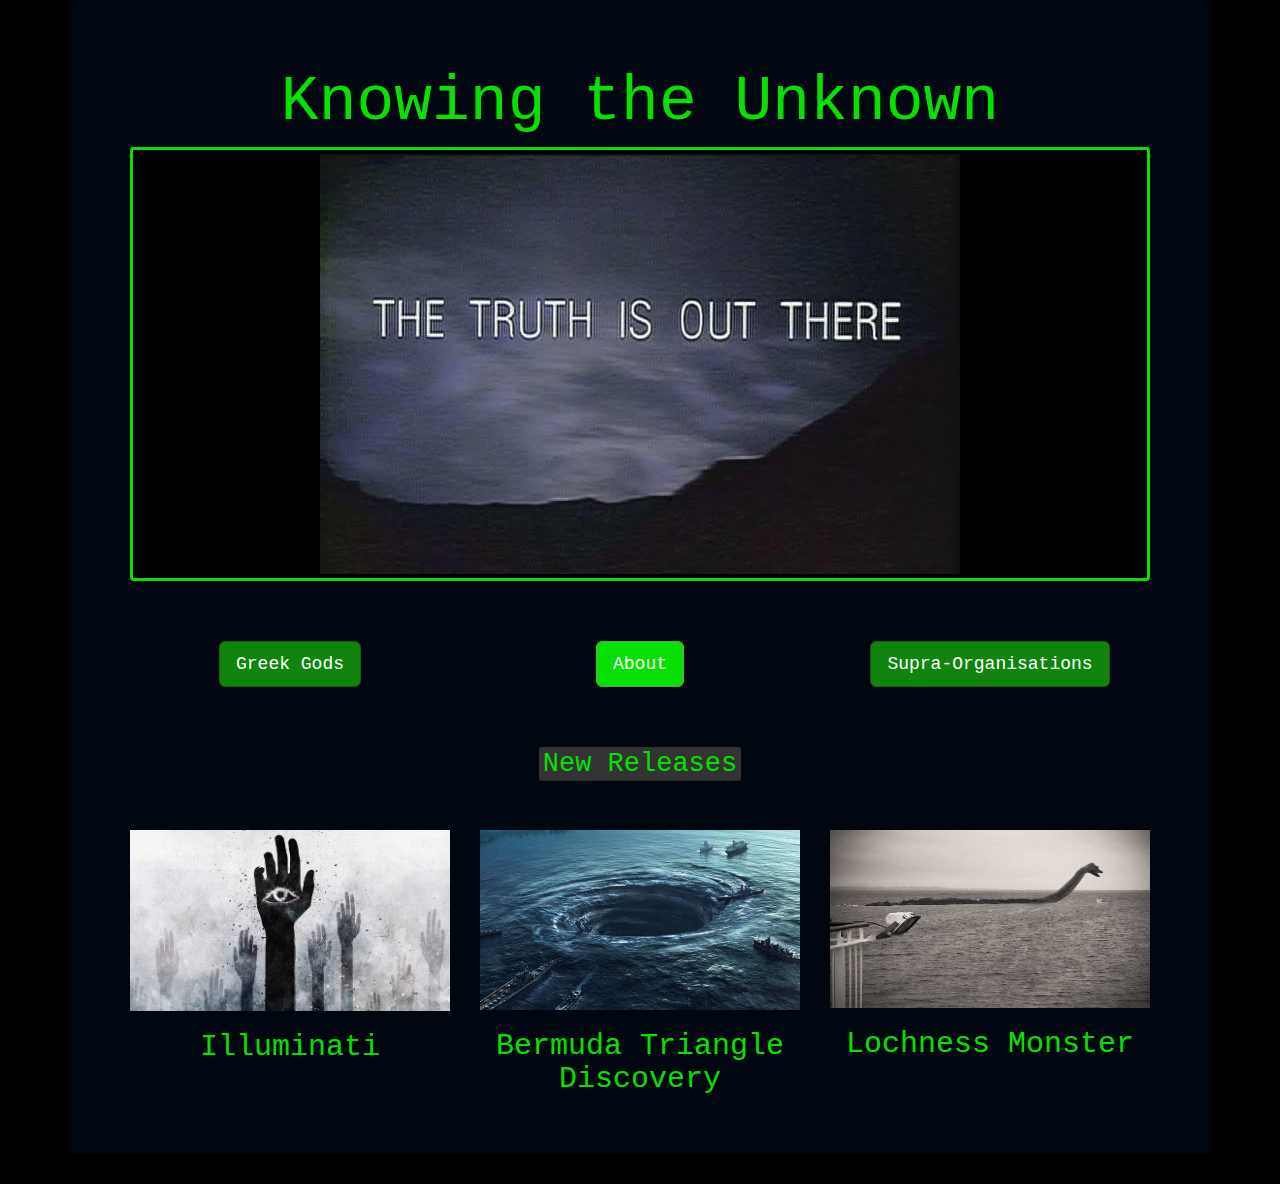
<file: index.html>
<!DOCTYPE html>
<html>

  <head>
    <title>Knowing the Unknown</title>
    <link href='css/bootstrap.css'rel='stylesheet'>
      <meta name='viewport' content='width=device-width, initial scale=1.0'>
  </head>

  <body>

      <div class='container'>
      <div class='jumbotron'>
        <div class="text-center">
        <h1>Knowing the Unknown</h1>
          <div class='thumbnail'>
            <img src="./images/banner.jpg" alt="The Truth is Out There">
          </div>

        <div class="row">

          <br><br>

           <div class="col-sm-4">
              <a href="./ggods.html"> <button class='btn btn-lg btn-successful'>Greek Gods</button></a>
           </div>

           <div class="col-sm-4">
              <a href="./about.html"> <button class='btn btn-lg btn-success'>About</button></a>
           </div>

           <div class="col-sm-4">
            <a href="./organisations.html"> <button class='btn btn-lg btn-successful'>Supra-Organisations</button></a>
          </div>

        </div>
        <br><br>

        <h2><kbd>New Releases</h2></kbd>

        <br><br>


        <div class="row">
          <div class="col-sm-4">
        <img class="img-responsive" src="./images/banner2.jpg" alt="Illuminati Hands">
        <h2>Illuminati</h2>
          </div>
          <div class="col-sm-4">
        <img class="img-responsive" src="./images/bermuda-triangle.jpg" alt="bermuda triangle">
        <h2>Bermuda Triangle Discovery</h2>
          </div>
          <div class="col-sm-4">
        <img class="img-responsive" src="./images/lochness.jpg" alt="lochness monster">
        <h2>Lochness Monster</h2>
          </div>
        </div>
    </div>
  </div>
</body>
</html>
</file>
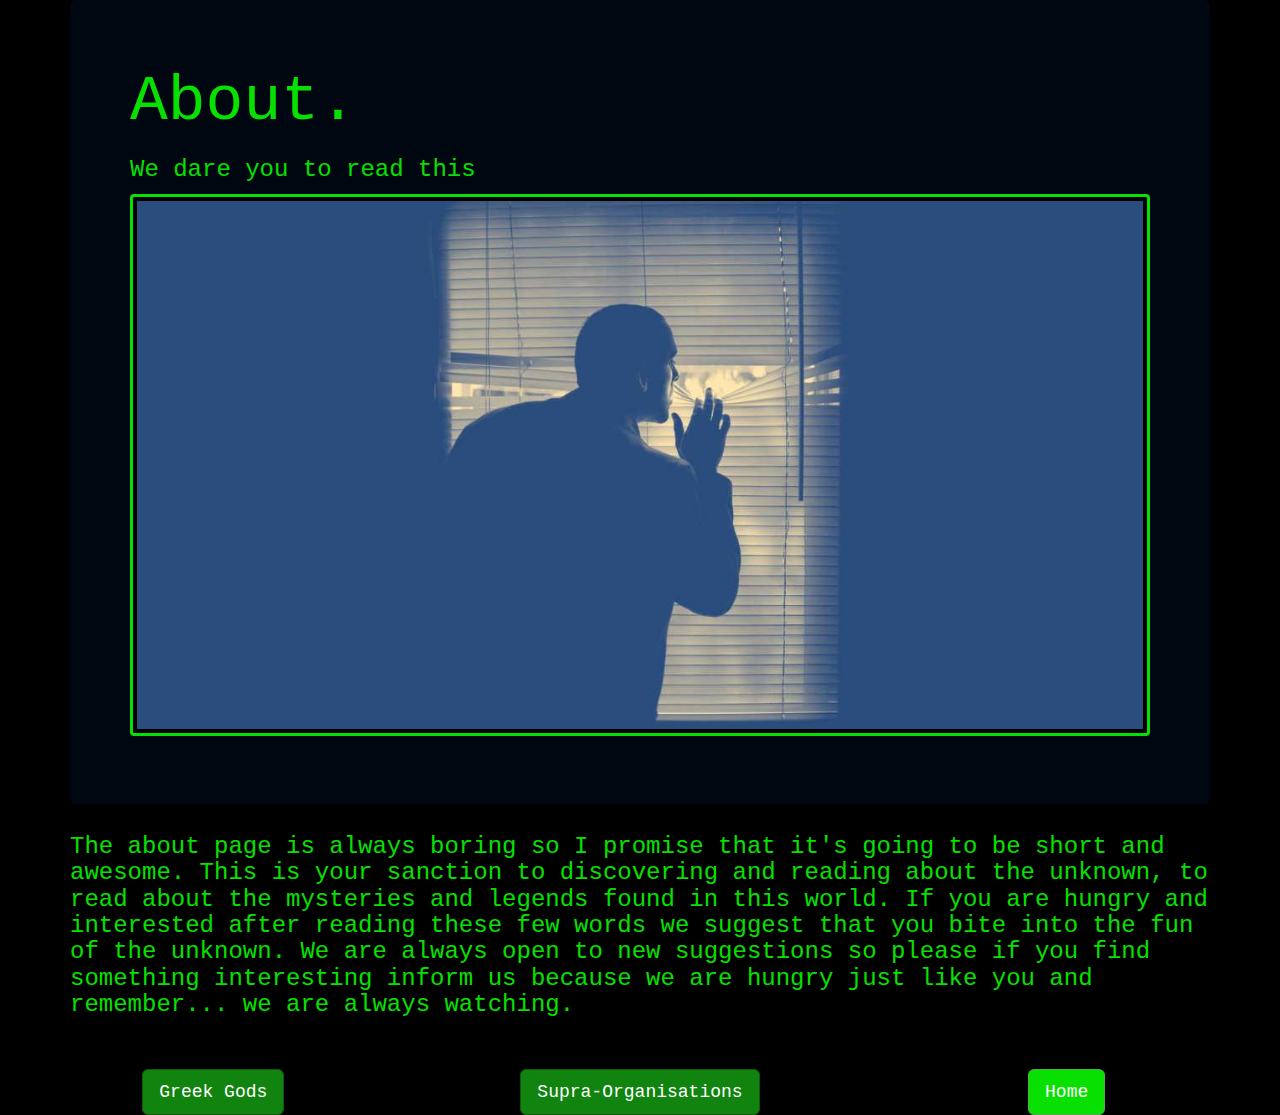
<file: about.html>
<!DOCTYPE html>
  <head>
    <title>About</title>
    <link href='css/bootstrap.css' rel='stylesheet'>

  </head>

    <body>

     <div class='container'>
     <div class='jumbotron'>
        <h1>About.</h1>
        <h3>We dare you to read this</h3>
          <div class='thumbnail'>
              <img src="./images/banner3.jpg" alt="We are watching">
          </div>
      </div>
        <h3>The about page is always boring so I promise that it's going to be short and awesome. This is your sanction to discovering and reading about the unknown, to read about the mysteries and legends found in this world. If you are hungry and interested after reading these few words we suggest that you bite into the fun of the unknown. We are always open to new suggestions so please if you find something interesting inform us because we are hungry just like you and remember... we are always watching.</h3>
     </div>

     <div class="text-center">
       <div class:"row">

         <br><br>

         <div class="col-sm-4">
          <a href="./ggods.html"> <button class='btn btn-lg btn-successful'>Greek Gods</button></a>
         </div>

         <div class="col-sm-4">
          <a href="./organisations.html"> <button class='btn btn-lg btn-successful'>Supra-Organisations</button></a>
        </div>

        <div class="col-sm-4">
           <a href="./index.html"> <button class='btn btn-lg btn-success'>Home</button></a>
        </div>
         </div>
        </div>

   </body>
</html>
</file>
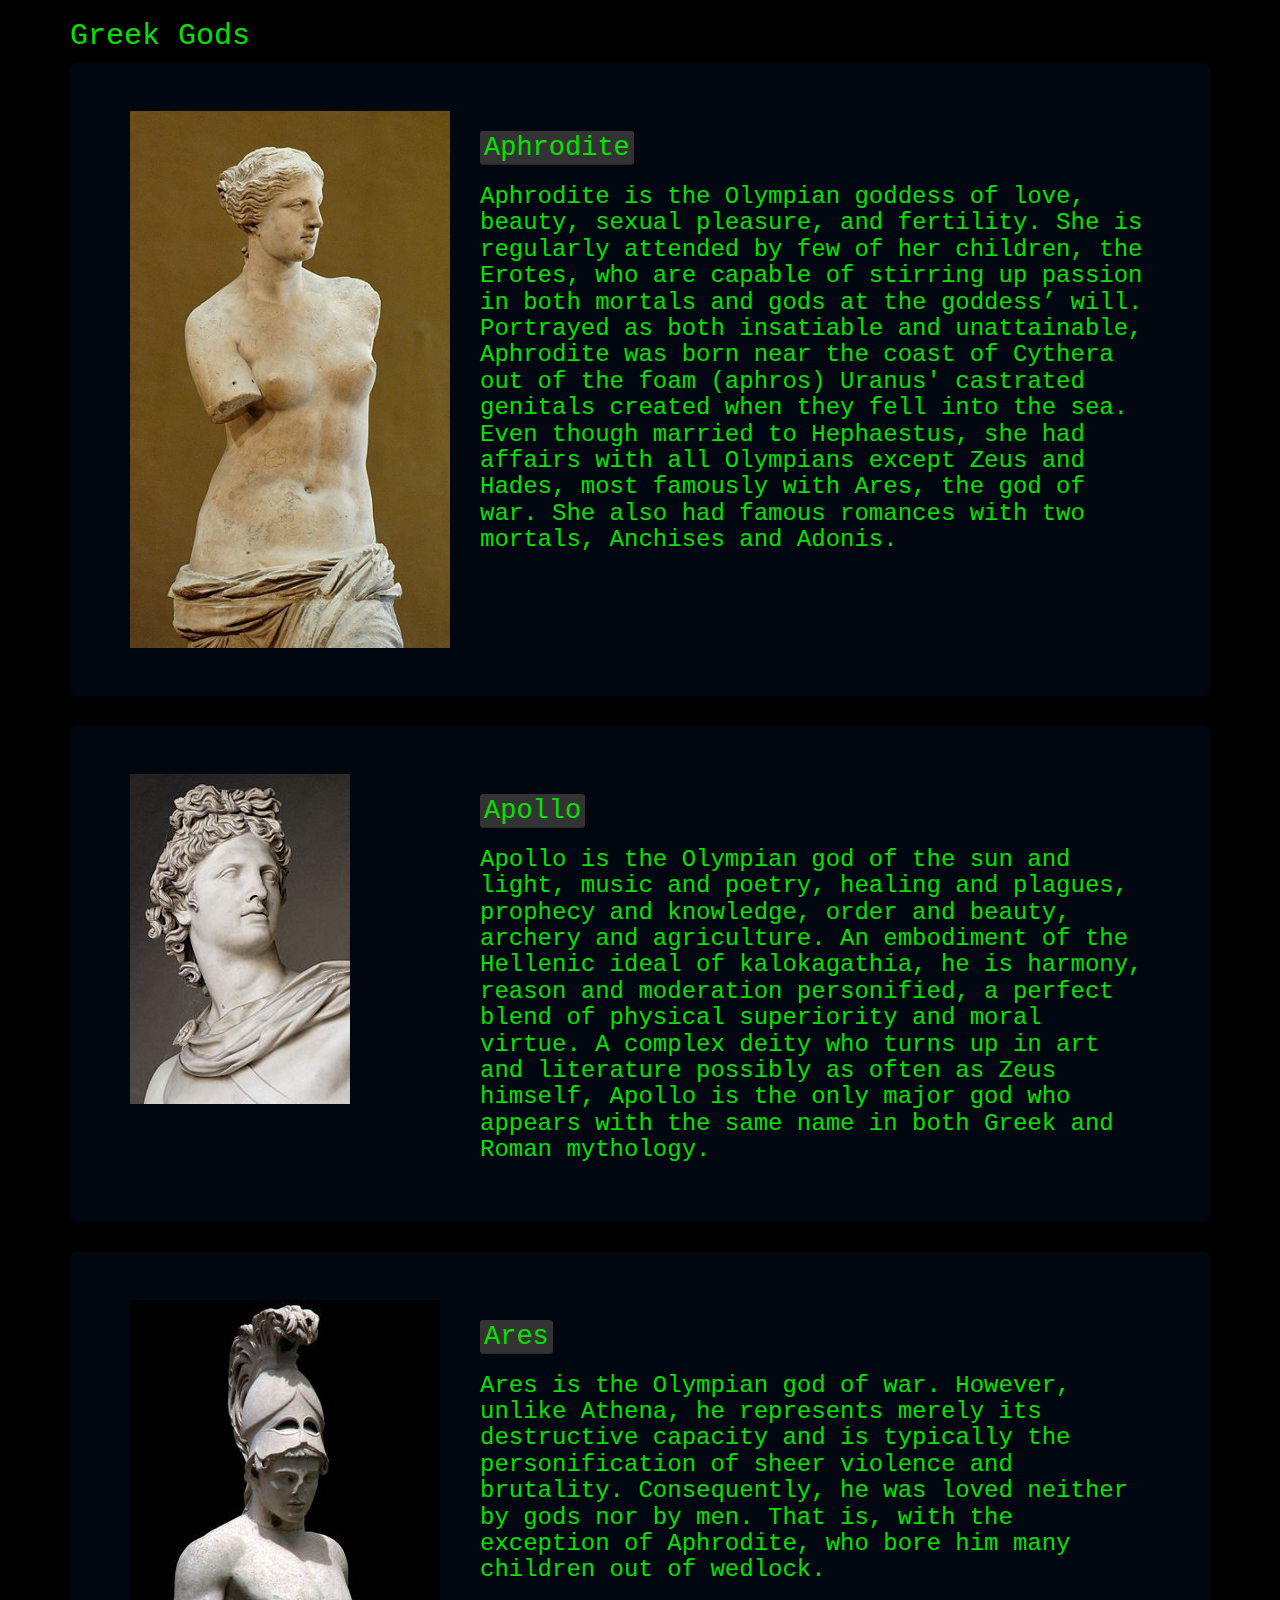
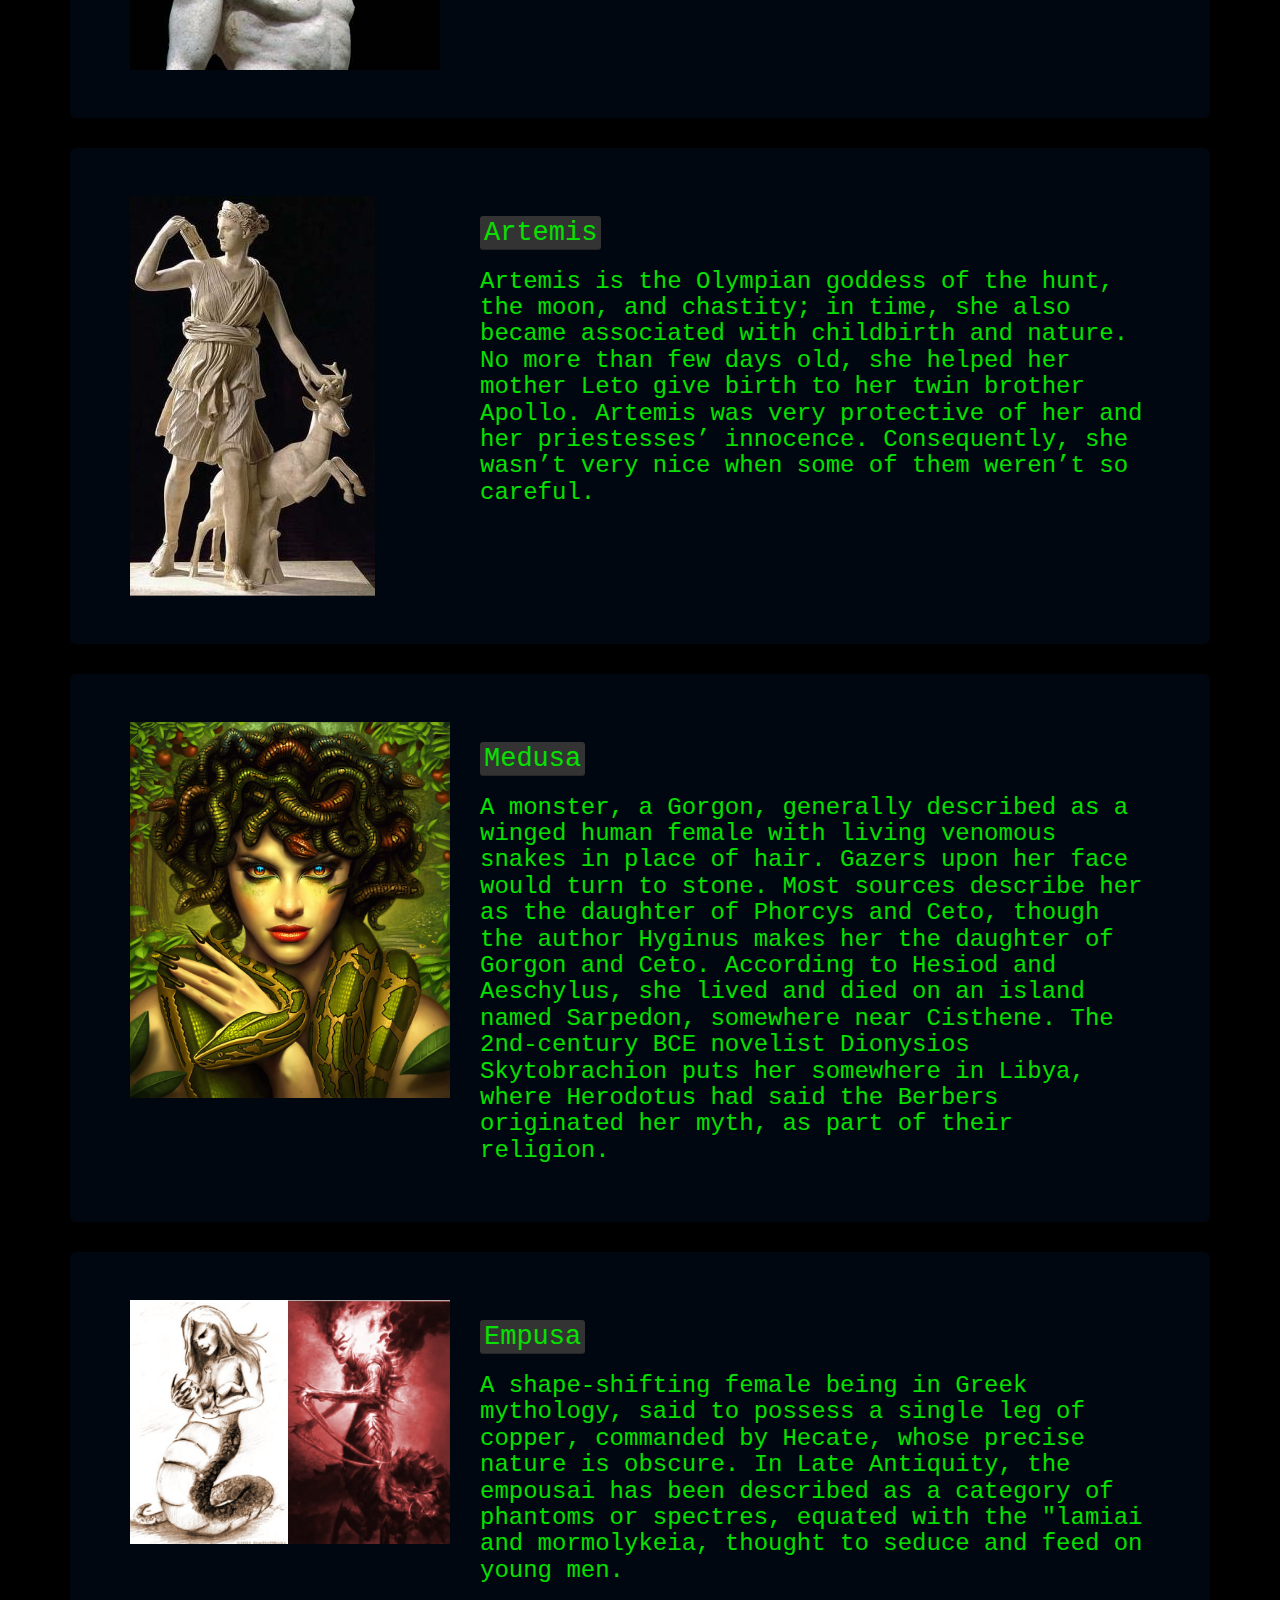
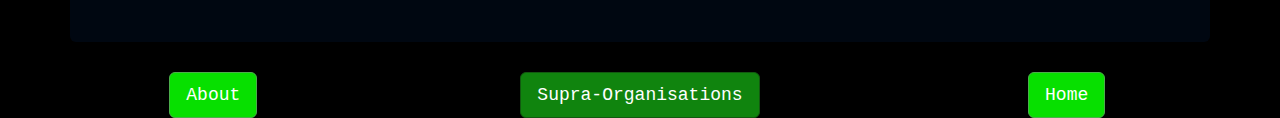
<file: ggods.html>
<!DOCTYPE html>
<html>

  <head>
    <title>Greek Gods</title>
    <link href='css/bootstrap.css'rel='stylesheet'>
      <meta name='viewport' content='width=device-width, initial scale=1.0'>
  </head>

  <body>
    <div class='container'>
      <h2>Greek Gods</h2>
    <div class='jumbotron'>
        <div class="row">
          <div class="col-sm-4">
            <img class="img-responsive" src='images/aphrodite.jpg'>
          </div>
          <div class="col-sm-8">
            <h2><kbd>Aphrodite</kbd></h2>
            <h3>Aphrodite is the Olympian goddess of love, beauty, sexual pleasure, and fertility. She is regularly attended by
              few of her children, the Erotes, who are capable of stirring up passion in both mortals and gods at the goddess’ will.
              Portrayed as both insatiable and unattainable, Aphrodite was born near the coast of Cythera out of the foam
              (aphros) Uranus' castrated genitals created when they fell into the sea. Even though married to Hephaestus,
              she had affairs with all Olympians except Zeus and Hades, most famously with Ares, the god of war.
              She also had famous romances with two mortals, Anchises and Adonis.</h3>
          </div>
          </div>
        </div>
      </div>


      <div class='container'>
      <div class='jumbotron'>
          <div class="row">
            <div class="col-sm-4">
              <img class="img-responsive" src='images/apollo.jpg'>
            </div>
            <div class="col-sm-8">
              <h2><kbd>Apollo</kbd></h2>
              <h3>Apollo is the Olympian god of the sun and light, music and poetry, healing and plagues, prophecy and knowledge,
                order and beauty, archery and agriculture. An embodiment of the Hellenic ideal of kalokagathia, he is harmony,
                reason and moderation personified, a perfect blend of physical superiority and moral virtue.
                A complex deity who turns up in art and literature possibly as often as Zeus himself, Apollo is the only major
                god who appears with the same name in both Greek and Roman mythology.</h3>
            </div>
            </div>
          </div>
        </div>

        <div class='container'>
        <div class='jumbotron'>
            <div class="row">
              <div class="col-sm-4">
                <img class="img-responsive" src='images/ares.jpg'>
              </div>
              <div class="col-sm-8">
                <h2><kbd>Ares</kbd></h2>
                <h3>Ares is the Olympian god of war. However, unlike Athena, he represents merely its destructive capacity and
                  is typically the personification of sheer violence and brutality. Consequently, he was loved neither by gods nor by men.
                  That is, with the exception of Aphrodite, who bore him many children out of wedlock.</h3>

              </div>
              </div>
            </div>
          </div>

          <div class='container'>
          <div class='jumbotron'>
              <div class="row">
                <div class="col-sm-4">
                  <img class="img-responsive" src='images/artemis.jpg'>
                </div>
                <div class="col-sm-8">
                  <h2><kbd>Artemis</kbd></h2>
                  <h3>Artemis is the Olympian goddess of the hunt, the moon, and chastity; in time, she also became associated with childbirth
                    and nature. No more than few days old, she helped her mother Leto give birth to her twin brother Apollo. Artemis was very
                    protective of her and her priestesses’ innocence. Consequently, she wasn’t very nice when some of them weren’t so careful.
                  </h3>
                </div>
                </div>
              </div>
            </div>

            <div class='container'>
            <div class='jumbotron'>
                <div class="row">
                  <div class="col-sm-4">
                    <img class="img-responsive" src='images/Medusa.jpg'>
                  </div>
                  <div class="col-sm-8">
                    <h2><kbd>Medusa</kbd></h2>
                    <h3>A monster, a Gorgon, generally described as a winged human female with living venomous snakes in place of hair.
                      Gazers upon her face would turn to stone. Most sources describe her as the daughter of Phorcys and Ceto,
                      though the author Hyginus makes her the daughter of Gorgon and Ceto. According to Hesiod and Aeschylus,
                      she lived and died on an island named Sarpedon, somewhere near Cisthene. The 2nd-century BCE novelist Dionysios
                      Skytobrachion puts her somewhere in Libya, where Herodotus had said the Berbers originated her myth,
                      as part of their religion.</h3>
                  </div>
                  </div>
                </div>
              </div>


              <div class='container'>
              <div class='jumbotron'>
                  <div class="row">
                    <div class="col-sm-4">
                      <img class="img-responsive" src='images/empusamonster1.jpg'>
                    </div>
                    <div class="col-sm-8">
                      <h2><kbd>Empusa</kbd></h2>
                      <h3>A shape-shifting female being in Greek mythology, said to possess a single leg of copper, commanded by Hecate,
                        whose precise nature is obscure. In Late Antiquity, the empousai has been described as a category of phantoms
                        or spectres, equated with the "lamiai and mormolykeia, thought to seduce and feed on young men.
                      </h3>
                    </div>
                    </div>
                  </div>
                </div>

            <div class="text-center">
              <div class:"row">
                <div class="col-sm-4">
                   <a href="./about.html"> <button class='btn btn-lg btn-success'>About</button></a>
                </div>

                <div class="col-sm-4">
                 <a href="./organisations.html"> <button class='btn btn-lg btn-successful'>Supra-Organisations</button></a>
               </div>

               <div class="col-sm-4">
                  <a href="./index.html"> <button class='btn btn-lg btn-success'>Home</button></a>
               </div>
              </div>
            </div>
  </body>
</file>
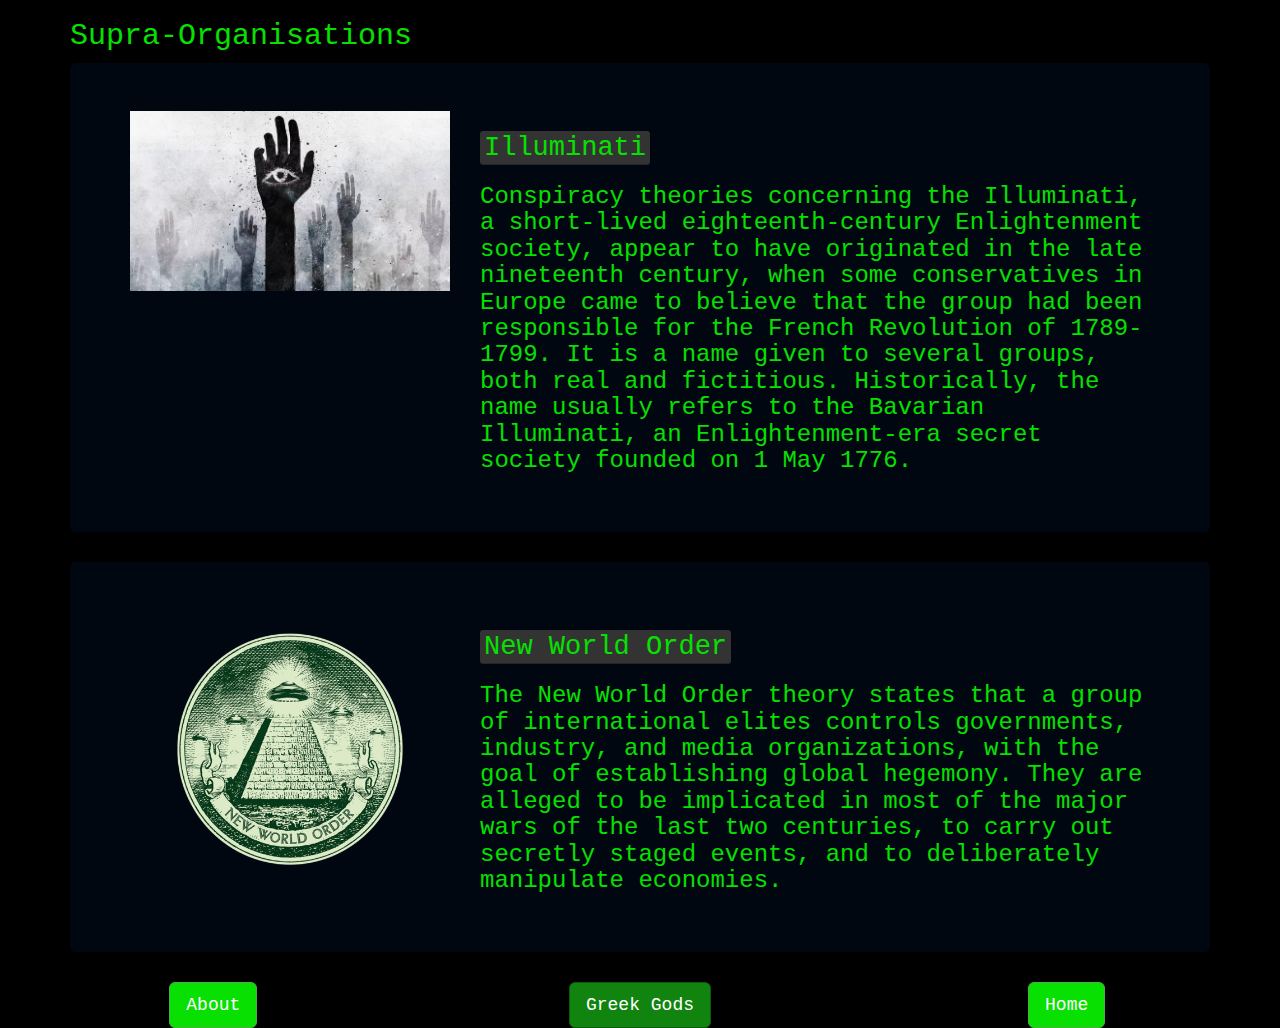
<file: organisations.html>
<!DOCTYPE html>
<html>

  <head>
    <title>Supra-Organisations</title>
    <link href='css/bootstrap.css'rel='stylesheet'>
      <meta name='viewport' content='width=device-width, initial scale=1.0'>
  </head>

  <body>
    <div class='container'>
      <h2>Supra-Organisations</h2>
    <div class='jumbotron'>
        <div class="row">
          <div class="col-sm-4">
            <img class="img-responsive" src='images/banner2.jpg'>
          </div>
          <div class="col-sm-8">
            <h2><kbd>Illuminati</kbd></h2>
            <h3>Conspiracy theories concerning the Illuminati, a short-lived eighteenth-century Enlightenment society,
  appear to have originated in the late nineteenth century, when some conservatives in Europe came to believe
  that the group had been responsible for the French Revolution of 1789-1799.
  It is a name given to several groups, both real and fictitious. Historically, the name usually refers to
  the Bavarian Illuminati, an Enlightenment-era secret society founded on 1 May 1776.</h3>
          </div>
          </div>
        </div>
      </div>

      <div class='container'>
      <div class='jumbotron'>
          <div class="row">
            <div class="col-sm-4">
              <img class="img-responsive" src='images/NWO.png'>
            </div>
            <div class="col-sm-8">
              <h2><kbd>New World Order</kbd></h2>
              <h3>The New World Order theory states that a group of international elites controls governments,
  industry, and media organizations, with the goal of establishing global hegemony.
  They are alleged to be implicated in most of the major wars of the last two centuries,
  to carry out secretly staged events, and to deliberately manipulate economies.</h3>
            </div>
            </div>
          </div>
        </div>

        <div class="text-center">
          <div class:"row">
            <div class="col-sm-4">
               <a href="./about.html"> <button class='btn btn-lg btn-success'>About</button></a>
            </div>

            <div class="col-sm-4">
             <a href="./ggods.html"> <button class='btn btn-lg btn-successful'>Greek Gods</button></a>
           </div>

           <div class="col-sm-4">
              <a href="./index.html"> <button class='btn btn-lg btn-success'>Home</button></a>
           </div>
          </div>
        </div>

      </body>
    </html>
</file>
